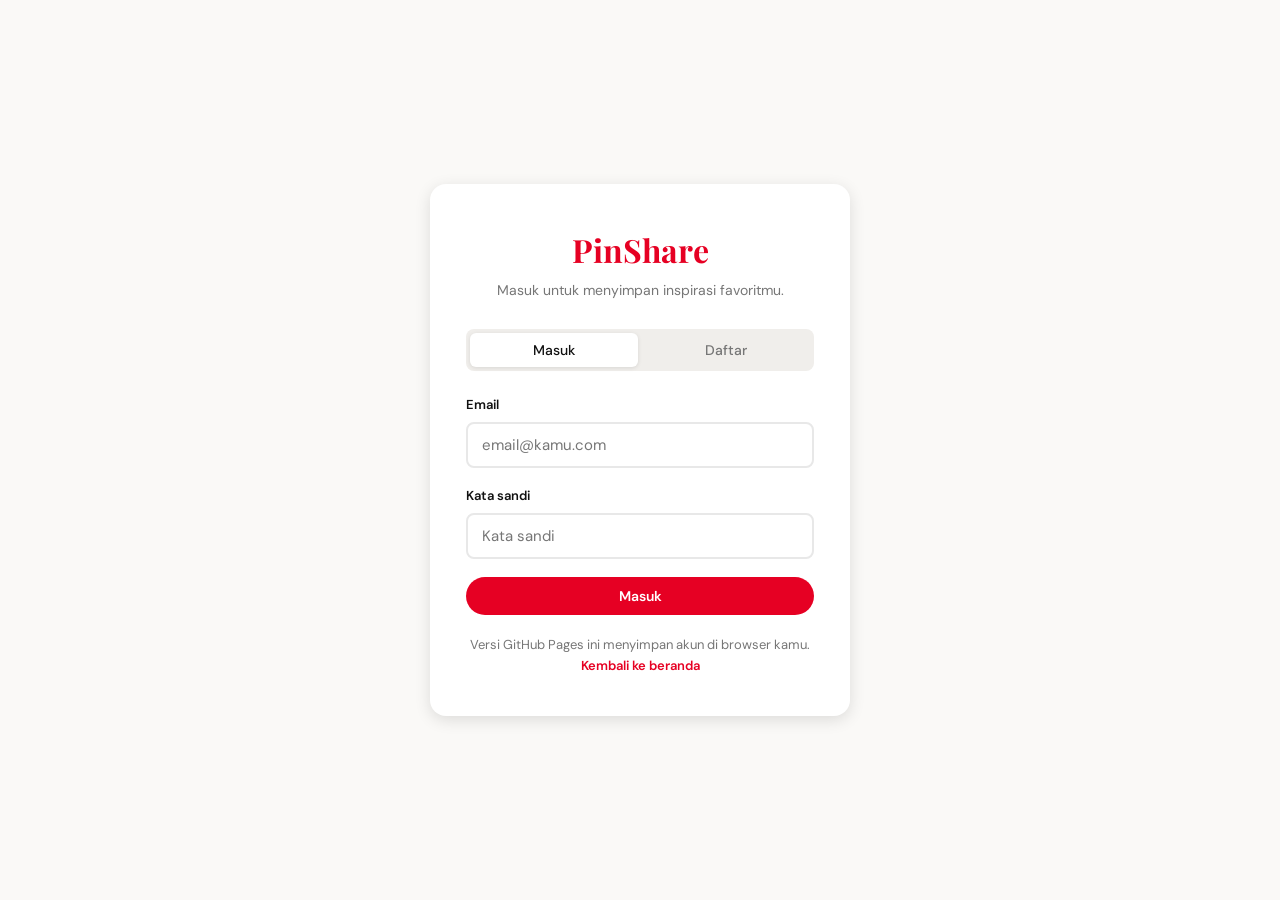
<file: login.html>
<!DOCTYPE html>
<html lang="id">
<head>
  <meta charset="UTF-8">
  <meta name="viewport" content="width=device-width, initial-scale=1.0">
  <title>Masuk - PinShare</title>
  <link rel="stylesheet" href="css/style.css">
  <link rel="stylesheet" href="css/feed.css">
  <link href="https://fonts.googleapis.com/css2?family=Playfair+Display:wght@600;700&family=DM+Sans:wght@400;500;600&display=swap" rel="stylesheet">
</head>
<body>
  <main class="auth-page">
    <section class="auth-card">
      <div class="auth-logo">
        <h1>PinShare</h1>
        <p id="authSubtitle">Masuk untuk menyimpan inspirasi favoritmu.</p>
      </div>

      <div class="auth-tabs">
        <button class="auth-tab active" id="loginTab" type="button">Masuk</button>
        <button class="auth-tab" id="registerTab" type="button">Daftar</button>
      </div>

      <form id="loginForm">
        <div class="form-group">
          <label for="loginEmail">Email</label>
          <input class="form-control" id="loginEmail" type="email" placeholder="email@kamu.com" required>
        </div>
        <div class="form-group">
          <label for="loginPassword">Kata sandi</label>
          <input class="form-control" id="loginPassword" type="password" placeholder="Kata sandi" required>
        </div>
        <button class="btn-primary" type="submit" style="width:100%;justify-content:center;">Masuk</button>
      </form>

      <form id="registerForm" class="hidden">
        <div class="form-group">
          <label for="registerName">Nama</label>
          <input class="form-control" id="registerName" type="text" placeholder="Nama kamu" required>
        </div>
        <div class="form-group">
          <label for="registerEmail">Email</label>
          <input class="form-control" id="registerEmail" type="email" placeholder="email@kamu.com" required>
        </div>
        <div class="form-group">
          <label for="registerPassword">Kata sandi</label>
          <input class="form-control" id="registerPassword" type="password" placeholder="Minimal 6 karakter" minlength="6" required>
        </div>
        <button class="btn-primary" type="submit" style="width:100%;justify-content:center;">Daftar</button>
      </form>

      <p class="auth-footer">Versi GitHub Pages ini menyimpan akun di browser kamu. <a href="index.html">Kembali ke beranda</a></p>
    </section>
  </main>

  <div class="toast hidden" id="toast"></div>
  <script src="js/static-auth.js"></script>
</body>
</html>
</file>
<file: css/style.css>
/* =============================================
   style.css — Stylesheet Utama PinShare
   ============================================= */

/* --- RESET & VARIABEL --- */
*, *::before, *::after {
  box-sizing: border-box;
  margin: 0;
  padding: 0;
}

:root {
  --accent:        #e60023;
  --accent-hover:  #c0001e;
  --accent-light:  #ffeaea;
  --text:          #111111;
  --text-muted:    #767676;
  --bg:            #faf9f7;
  --surface:       #ffffff;
  --border:        #e8e8e8;
  --pill-bg:       #f0eeeb;
  --radius-sm:     8px;
  --radius-md:     16px;
  --radius-lg:     24px;
  --shadow-sm:     0 1px 4px rgba(0,0,0,.10);
  --shadow-md:     0 4px 16px rgba(0,0,0,.12);
  --font-body:     'DM Sans', sans-serif;
  --font-display:  'Playfair Display', serif;
  --nav-height:    62px;
}

html { scroll-behavior: smooth; }

body {
  font-family: var(--font-body);
  background: var(--bg);
  color: var(--text);
  line-height: 1.6;
  min-height: 100vh;
}

a { text-decoration: none; color: inherit; }
img { max-width: 100%; display: block; }
button { cursor: pointer; font-family: var(--font-body); }

/* --- UTILITAS --- */
.hidden   { display: none !important; }
.mt-2     { margin-top: 1rem; }
.text-muted { color: var(--text-muted); font-size: 14px; }

/* =============================================
   NAVBAR
   ============================================= */
.navbar {
  position: sticky;
  top: 0;
  z-index: 200;
  background: var(--surface);
  border-bottom: 1px solid var(--border);
  height: var(--nav-height);
  display: flex;
  align-items: center;
  gap: 14px;
  padding: 0 20px;
}

.nav-logo {
  font-family: var(--font-display);
  font-size: 22px;
  font-weight: 700;
  color: var(--accent);
  display: flex;
  align-items: center;
  gap: 6px;
  white-space: nowrap;
  flex-shrink: 0;
}
.nav-logo-dot {
  width: 10px; height: 10px;
  border-radius: 50%;
  background: var(--accent);
}

.nav-search {
  flex: 1;
  max-width: 560px;
  display: flex;
  align-items: center;
  background: var(--pill-bg);
  border-radius: var(--radius-lg);
  padding: 10px 16px;
  gap: 10px;
}
.nav-search input {
  border: none;
  background: transparent;
  outline: none;
  font-size: 15px;
  font-family: var(--font-body);
  color: var(--text);
  width: 100%;
}
.nav-search input::placeholder { color: var(--text-muted); }
.nav-search-icon { color: var(--text-muted); font-size: 16px; }

.nav-actions {
  display: flex;
  align-items: center;
  gap: 10px;
  margin-left: auto;
  flex-shrink: 0;
}

.nav-link {
  font-size: 14px;
  font-weight: 500;
  color: var(--text-muted);
  padding: 8px 12px;
  border-radius: var(--radius-sm);
  transition: background .15s, color .15s;
}
.nav-link:hover { background: var(--pill-bg); color: var(--text); }
.nav-link.active { color: var(--text); font-weight: 600; }

.notif-btn {
  position: relative;
  background: none;
  border: none;
  font-size: 20px;
  width: 38px; height: 38px;
  display: flex; align-items: center; justify-content: center;
  border-radius: 50%;
  transition: background .15s;
}
.notif-btn:hover { background: var(--pill-bg); }
.notif-badge {
  position: absolute;
  top: 2px; right: 2px;
  background: var(--accent);
  color: white;
  font-size: 10px;
  font-weight: 700;
  min-width: 16px; height: 16px;
  border-radius: 8px;
  display: flex; align-items: center; justify-content: center;
  padding: 0 3px;
}

.avatar-btn {
  width: 38px; height: 38px;
  border-radius: 50%;
  overflow: hidden;
  border: none;
  cursor: pointer;
  display: flex; align-items: center; justify-content: center;
  font-size: 14px;
  font-weight: 600;
  color: white;
}
.avatar-btn img { width: 100%; height: 100%; object-fit: cover; }

/* Dropdown user menu */
.user-menu-wrap {
  position: relative;
}
.user-dropdown {
  position: absolute;
  top: calc(100% + 10px);
  right: 0;
  background: var(--surface);
  border: 1px solid var(--border);
  border-radius: var(--radius-md);
  box-shadow: var(--shadow-md);
  min-width: 180px;
  overflow: hidden;
  display: none;
  z-index: 300;
}
.user-dropdown.open { display: block; }
.dropdown-item {
  display: flex;
  align-items: center;
  gap: 10px;
  padding: 12px 16px;
  font-size: 14px;
  color: var(--text);
  transition: background .15s;
  border: none;
  background: none;
  width: 100%;
  text-align: left;
}
.dropdown-item:hover { background: var(--pill-bg); }
.dropdown-item.danger { color: var(--accent); }
.dropdown-divider { height: 1px; background: var(--border); }

/* =============================================
   TOMBOL UMUM
   ============================================= */
.btn-primary {
  background: var(--accent);
  color: white;
  border: none;
  border-radius: var(--radius-lg);
  padding: 10px 22px;
  font-size: 14px;
  font-weight: 600;
  transition: background .15s, transform .1s;
  display: inline-flex;
  align-items: center;
  gap: 6px;
}
.btn-primary:hover  { background: var(--accent-hover); }
.btn-primary:active { transform: scale(.97); }

.btn-outline {
  background: transparent;
  color: var(--text);
  border: 2px solid var(--border);
  border-radius: var(--radius-lg);
  padding: 9px 20px;
  font-size: 14px;
  font-weight: 600;
  transition: border-color .15s, background .15s;
  display: inline-flex;
  align-items: center;
  gap: 6px;
}
.btn-outline:hover { border-color: var(--text); background: var(--pill-bg); }
.btn-outline.active {
  border-color: var(--accent);
  background: var(--accent-light);
  color: var(--accent);
}

/* =============================================
   KATEGORI PILLS
   ============================================= */
.categories-bar {
  display: flex;
  gap: 8px;
  padding: 12px 20px;
  overflow-x: auto;
  scrollbar-width: none;
  background: var(--surface);
  border-bottom: 1px solid var(--border);
  position: sticky;
  top: var(--nav-height);
  z-index: 100;
}
.categories-bar::-webkit-scrollbar { display: none; }

.pill {
  background: var(--pill-bg);
  border: none;
  border-radius: 20px;
  padding: 8px 16px;
  font-size: 13px;
  font-weight: 500;
  white-space: nowrap;
  color: var(--text);
  transition: background .15s, color .15s;
  flex-shrink: 0;
}
.pill:hover  { background: #ddd; }
.pill.active { background: var(--text); color: white; }

/* =============================================
   MASONRY GRID
   ============================================= */
.main-content {
  padding: 20px;
  max-width: 1800px;
  margin: 0 auto;
}

.masonry-grid {
  columns: 6 200px;
  column-gap: 14px;
}

.pin-card {
  break-inside: avoid;
  margin-bottom: 14px;
  border-radius: var(--radius-md);
  overflow: hidden;
  background: var(--surface);
  cursor: pointer;
  transition: transform .2s, box-shadow .2s;
  position: relative;
}
.pin-card:hover {
  transform: translateY(-4px);
  box-shadow: var(--shadow-md);
}

.pin-image-wrap {
  position: relative;
  overflow: hidden;
}
.pin-image-wrap img {
  width: 100%;
  height: auto;
  display: block;
  object-fit: cover;
  transition: transform .3s;
}
.pin-card:hover .pin-image-wrap img { transform: scale(1.03); }

.pin-placeholder {
  min-height: 240px;
  display: flex;
  align-items: center;
  justify-content: center;
  color: var(--text);
  font-size: 14px;
  font-weight: 700;
  text-transform: uppercase;
}

.pin-placeholder span {
  background: rgba(255,255,255,.72);
  border-radius: 999px;
  padding: 8px 14px;
}

.pin-overlay {
  position: absolute;
  inset: 0;
  background: rgba(0,0,0,.2);
  opacity: 0;
  transition: opacity .2s;
  display: flex;
  flex-direction: column;
  justify-content: space-between;
  padding: 12px;
}
.pin-card:hover .pin-overlay { opacity: 1; }

.btn-save {
  background: var(--accent);
  color: white;
  border: none;
  border-radius: 24px;
  padding: 8px 18px;
  font-size: 13px;
  font-weight: 700;
  align-self: flex-end;
  transition: background .15s;
}
.btn-save:hover { background: var(--accent-hover); }
.btn-save.active {
  background: var(--text);
}

.overlay-actions {
  display: flex;
  gap: 8px;
  align-self: flex-end;
}
.icon-btn {
  background: white;
  border: none;
  border-radius: 20px;
  padding: 6px 10px;
  font-size: 13px;
  display: flex;
  align-items: center;
  gap: 4px;
  transition: transform .1s;
}
.icon-btn:hover { transform: scale(1.1); }
.icon-btn.active { background: var(--accent-light); }

.pin-info {
  padding: 10px 12px 14px;
}
.pin-title {
  font-size: 13px;
  font-weight: 600;
  color: var(--text);
  display: -webkit-box;
  -webkit-line-clamp: 2;
  -webkit-box-orient: vertical;
  overflow: hidden;
  line-height: 1.4;
  margin-bottom: 4px;
}
.pin-tag {
  display: inline-block;
  background: var(--pill-bg);
  border-radius: 10px;
  padding: 2px 8px;
  font-size: 11px;
  color: var(--text-muted);
  margin-bottom: 6px;
}
.pin-user {
  display: flex;
  align-items: center;
  gap: 6px;
  margin-top: 6px;
}
.user-link {
  display: flex;
  align-items: center;
  gap: 6px;
}
.user-av {
  width: 24px; height: 24px;
  border-radius: 50%;
  display: flex; align-items: center; justify-content: center;
  font-size: 10px; font-weight: 600;
  color: white;
  flex-shrink: 0;
}
.user-av-img {
  width: 24px; height: 24px;
  border-radius: 50%;
  object-fit: cover;
}
.user-name {
  font-size: 12px;
  color: var(--text-muted);
}

/* =============================================
   EMPTY STATE
   ============================================= */
.empty-state {
  grid-column: 1/-1;
  text-align: center;
  padding: 80px 20px;
  color: var(--text-muted);
}
.empty-icon { font-size: 64px; margin-bottom: 16px; }
.empty-state h3 { font-size: 22px; margin-bottom: 8px; color: var(--text); }
.empty-state p  { font-size: 15px; margin-bottom: 20px; }

/* =============================================
   FAB (Floating Action Button)
   ============================================= */
.fab {
  position: fixed;
  bottom: 28px;
  right: 28px;
  background: var(--accent);
  color: white;
  border: none;
  border-radius: 50%;
  width: 56px; height: 56px;
  font-size: 26px;
  display: flex; align-items: center; justify-content: center;
  box-shadow: 0 4px 20px rgba(230,0,35,.4);
  z-index: 300;
  text-decoration: none;
  transition: transform .2s, background .15s;
}
.fab:hover  { transform: scale(1.1); background: var(--accent-hover); }
.fab:active { transform: scale(.95); }

/* =============================================
   MODAL
   ============================================= */
.modal {
  position: fixed;
  inset: 0;
  background: rgba(0,0,0,.5);
  z-index: 500;
  display: flex;
  align-items: center;
  justify-content: center;
  padding: 20px;
  animation: fadeIn .2s;
}
@keyframes fadeIn { from { opacity: 0; } to { opacity: 1; } }

.modal-box {
  background: var(--surface);
  border-radius: var(--radius-md);
  width: 100%;
  max-width: 480px;
  max-height: 80vh;
  overflow-y: auto;
  animation: slideUp .25s ease;
}
@keyframes slideUp { from { transform: translateY(30px); opacity: 0; } to { transform: translateY(0); opacity: 1; } }

.modal-header {
  display: flex;
  align-items: center;
  justify-content: space-between;
  padding: 20px 24px 16px;
  border-bottom: 1px solid var(--border);
}
.modal-header h3 { font-size: 18px; font-weight: 600; }
.modal-close {
  background: none;
  border: none;
  font-size: 18px;
  color: var(--text-muted);
  width: 32px; height: 32px;
  border-radius: 50%;
  display: flex; align-items: center; justify-content: center;
}
.modal-close:hover { background: var(--pill-bg); }
.modal-body { padding: 20px 24px; }

.pin-modal-box {
  max-width: 760px;
}

.pin-modal-body {
  display: grid;
  gap: 18px;
}

.pin-modal-img {
  width: 100%;
  max-height: 65vh;
  object-fit: contain;
  border-radius: var(--radius-sm);
  background: var(--pill-bg);
}

.pin-modal-visual {
  min-height: 320px;
  border-radius: var(--radius-sm);
  display: flex;
  align-items: center;
  justify-content: center;
  color: var(--text);
  font-size: 18px;
  font-weight: 700;
  text-transform: uppercase;
}

.pin-modal-visual img {
  width: 100%;
  max-height: 65vh;
  object-fit: contain;
  border-radius: var(--radius-sm);
}

/* =============================================
   FORM UMUM
   ============================================= */
.form-group { margin-bottom: 18px; }
.form-group label {
  display: block;
  font-size: 13px;
  font-weight: 600;
  margin-bottom: 6px;
  color: var(--text);
}
.form-control {
  width: 100%;
  padding: 11px 14px;
  border: 2px solid var(--border);
  border-radius: var(--radius-sm);
  font-size: 15px;
  font-family: var(--font-body);
  color: var(--text);
  background: var(--surface);
  transition: border-color .15s;
  outline: none;
}
.form-control:focus { border-color: var(--accent); }
.form-control::placeholder { color: var(--text-muted); }

textarea.form-control { resize: vertical; min-height: 100px; }

select.form-control {
  appearance: none;
  background-image: url("data:image/svg+xml,%3Csvg xmlns='http://www.w3.org/2000/svg' width='12' height='12' viewBox='0 0 12 12'%3E%3Cpath d='M6 8L1 3h10z' fill='%23767676'/%3E%3C/svg%3E");
  background-repeat: no-repeat;
  background-position: right 14px center;
  padding-right: 36px;
}

.form-error {
  color: var(--accent);
  font-size: 12px;
  margin-top: 4px;
}

/* =============================================
   TOAST NOTIFICATION
   ============================================= */
.toast {
  position: fixed;
  bottom: 100px;
  left: 50%;
  transform: translateX(-50%) translateY(20px);
  background: #333;
  color: white;
  padding: 12px 24px;
  border-radius: 24px;
  font-size: 14px;
  font-weight: 500;
  z-index: 999;
  transition: opacity .3s, transform .3s;
  opacity: 0;
  pointer-events: none;
}
.toast.show {
  opacity: 1;
  transform: translateX(-50%) translateY(0);
}
.toast.success { background: #2e7d32; }
.toast.error   { background: var(--accent); }

/* =============================================
   SEARCH INFO BAR
   ============================================= */
.search-info {
  padding: 12px 20px;
  font-size: 14px;
  color: var(--text-muted);
  background: var(--surface);
  border-bottom: 1px solid var(--border);
}
.search-info strong { color: var(--text); }
.search-info a {
  color: var(--accent);
  margin-left: 12px;
  font-weight: 500;
}

/* =============================================
   BOARD LIST (di modal simpan)
   ============================================= */
.board-list { padding: 12px 0; }
.board-item {
  display: flex;
  align-items: center;
  gap: 12px;
  padding: 10px 24px;
  cursor: pointer;
  transition: background .15s;
  border: none;
  background: none;
  width: 100%;
  text-align: left;
}
.board-item:hover { background: var(--pill-bg); }
.board-thumb {
  width: 48px; height: 48px;
  border-radius: var(--radius-sm);
  object-fit: cover;
  background: var(--pill-bg);
  flex-shrink: 0;
  display: flex; align-items: center; justify-content: center;
  font-size: 20px;
}
.board-name { font-size: 15px; font-weight: 500; }

/* =============================================
   SHARE BOX
   ============================================= */
.share-url-box {
  display: flex;
  gap: 10px;
  padding: 16px 24px;
}
.share-url-box input {
  flex: 1;
  padding: 10px 14px;
  border: 2px solid var(--border);
  border-radius: var(--radius-sm);
  font-size: 14px;
  font-family: var(--font-body);
  outline: none;
  color: var(--text-muted);
}

/* =============================================
   RESPONSIVE
   ============================================= */
@media (max-width: 768px) {
  .navbar { padding: 0 12px; gap: 10px; }
  .nav-logo { font-size: 18px; }
  .nav-search { padding: 8px 12px; }
  .nav-link { display: none; }
  .masonry-grid { columns: 2 150px; }
  .main-content { padding: 12px; }
  .fab { bottom: 20px; right: 16px; width: 50px; height: 50px; font-size: 22px; }
}

@media (max-width: 480px) {
  .masonry-grid { columns: 2; }
}
</file>
<file: css/feed.css>
/* =============================================
   feed.css — Halaman Pin Detail, Upload, Profil, Auth
   ============================================= */

/* =============================================
   HALAMAN LOGIN / REGISTER
   ============================================= */
.auth-page {
  min-height: 100vh;
  display: flex;
  align-items: center;
  justify-content: center;
  background: var(--bg);
  padding: 20px;
}

.auth-card {
  background: var(--surface);
  border-radius: var(--radius-md);
  padding: 40px 36px;
  width: 100%;
  max-width: 420px;
  box-shadow: var(--shadow-md);
}

.auth-logo {
  text-align: center;
  margin-bottom: 28px;
}
.auth-logo h1 {
  font-family: var(--font-display);
  font-size: 32px;
  color: var(--accent);
}
.auth-logo p {
  font-size: 14px;
  color: var(--text-muted);
  margin-top: 4px;
}

.auth-tabs {
  display: flex;
  gap: 4px;
  background: var(--pill-bg);
  border-radius: var(--radius-sm);
  padding: 4px;
  margin-bottom: 24px;
}
.auth-tab {
  flex: 1;
  text-align: center;
  padding: 8px;
  border-radius: 6px;
  font-size: 14px;
  font-weight: 500;
  cursor: pointer;
  color: var(--text-muted);
  border: none;
  background: none;
  transition: background .15s, color .15s;
}
.auth-tab.active {
  background: var(--surface);
  color: var(--text);
  box-shadow: var(--shadow-sm);
}

.divider {
  display: flex;
  align-items: center;
  gap: 12px;
  color: var(--text-muted);
  font-size: 13px;
  margin: 20px 0;
}
.divider::before, .divider::after {
  content: '';
  flex: 1;
  height: 1px;
  background: var(--border);
}

.auth-footer {
  text-align: center;
  margin-top: 20px;
  font-size: 13px;
  color: var(--text-muted);
}
.auth-footer a { color: var(--accent); font-weight: 600; }

.alert {
  padding: 12px 16px;
  border-radius: var(--radius-sm);
  font-size: 14px;
  margin-bottom: 16px;
}
.alert-error   { background: #fdecea; color: #c62828; border: 1px solid #f5c6c4; }
.alert-success { background: #e8f5e9; color: #2e7d32; border: 1px solid #c3e6cb; }

/* =============================================
   HALAMAN UPLOAD PIN
   ============================================= */
.upload-page {
  max-width: 900px;
  margin: 40px auto;
  padding: 0 20px;
}

.upload-page h2 {
  font-family: var(--font-display);
  font-size: 28px;
  margin-bottom: 28px;
}

.upload-layout {
  display: grid;
  grid-template-columns: 340px 1fr;
  gap: 28px;
  align-items: start;
}

.upload-preview-area {
  border: 3px dashed var(--border);
  border-radius: var(--radius-md);
  min-height: 380px;
  display: flex;
  flex-direction: column;
  align-items: center;
  justify-content: center;
  cursor: pointer;
  transition: border-color .2s, background .2s;
  overflow: hidden;
  position: relative;
  background: var(--pill-bg);
}
.upload-preview-area:hover {
  border-color: var(--accent);
  background: var(--accent-light);
}
.upload-preview-area.drag-over {
  border-color: var(--accent);
  background: var(--accent-light);
  transform: scale(1.01);
}

.upload-placeholder {
  text-align: center;
  padding: 24px;
  color: var(--text-muted);
}
.upload-placeholder .upload-icon { font-size: 48px; margin-bottom: 12px; }
.upload-placeholder h4 { font-size: 16px; color: var(--text); margin-bottom: 6px; }
.upload-placeholder p  { font-size: 13px; }

#previewImg {
  width: 100%;
  height: 100%;
  object-fit: cover;
  position: absolute;
  inset: 0;
}

#fileInput { display: none; }

.upload-form-card {
  background: var(--surface);
  border-radius: var(--radius-md);
  padding: 24px;
  border: 1px solid var(--border);
}

@media (max-width: 700px) {
  .upload-layout { grid-template-columns: 1fr; }
  .upload-preview-area { min-height: 260px; }
}

/* =============================================
   HALAMAN DETAIL PIN
   ============================================= */
.pin-detail-page {
  max-width: 960px;
  margin: 40px auto;
  padding: 0 20px;
}

.pin-detail-wrap {
  display: grid;
  grid-template-columns: 1fr 1fr;
  gap: 40px;
  background: var(--surface);
  border-radius: var(--radius-md);
  overflow: hidden;
  box-shadow: var(--shadow-sm);
}

.pin-detail-image {
  position: relative;
}
.pin-detail-image img {
  width: 100%;
  height: 100%;
  object-fit: cover;
  max-height: 700px;
  min-height: 300px;
}

.pin-detail-right {
  padding: 32px 32px 32px 0;
  display: flex;
  flex-direction: column;
  gap: 20px;
  overflow-y: auto;
  max-height: 700px;
}

.pin-detail-actions {
  display: flex;
  gap: 10px;
  align-items: center;
  flex-wrap: wrap;
}

.like-btn-large {
  display: flex;
  align-items: center;
  gap: 8px;
  padding: 10px 18px;
  border-radius: 24px;
  border: 2px solid var(--border);
  background: none;
  font-size: 15px;
  font-weight: 600;
  transition: border-color .15s, background .15s;
}
.like-btn-large:hover   { border-color: var(--accent); background: var(--accent-light); }
.like-btn-large.liked   { border-color: var(--accent); background: var(--accent-light); color: var(--accent); }

.pin-detail-title {
  font-family: var(--font-display);
  font-size: 26px;
  font-weight: 700;
  line-height: 1.3;
}
.pin-detail-desc {
  font-size: 15px;
  color: var(--text-muted);
  line-height: 1.7;
}
.pin-detail-source a {
  color: var(--accent);
  font-size: 14px;
  font-weight: 500;
  display: flex;
  align-items: center;
  gap: 6px;
}

.pin-author {
  display: flex;
  align-items: center;
  gap: 12px;
  padding: 16px 0;
  border-top: 1px solid var(--border);
  border-bottom: 1px solid var(--border);
}
.pin-author-av {
  width: 44px; height: 44px;
  border-radius: 50%;
  object-fit: cover;
}
.pin-author-av-default {
  width: 44px; height: 44px;
  border-radius: 50%;
  display: flex; align-items: center; justify-content: center;
  font-weight: 700;
  font-size: 16px;
  color: white;
}
.pin-author-info { flex: 1; }
.pin-author-name {
  font-weight: 600;
  font-size: 15px;
}
.pin-author-bio {
  font-size: 13px;
  color: var(--text-muted);
}

/* Komentar */
.comments-section h4 {
  font-size: 17px;
  font-weight: 600;
  margin-bottom: 16px;
}

.comment-form {
  display: flex;
  gap: 10px;
  margin-bottom: 20px;
}
.comment-input {
  flex: 1;
  border: 2px solid var(--border);
  border-radius: 24px;
  padding: 10px 16px;
  font-family: var(--font-body);
  font-size: 14px;
  outline: none;
  resize: none;
  transition: border-color .15s;
}
.comment-input:focus { border-color: var(--accent); }

.comment-send {
  background: var(--accent);
  color: white;
  border: none;
  border-radius: 50%;
  width: 42px; height: 42px;
  font-size: 18px;
  display: flex; align-items: center; justify-content: center;
  flex-shrink: 0;
  transition: background .15s;
}
.comment-send:hover { background: var(--accent-hover); }

.comment-list { display: flex; flex-direction: column; gap: 14px; }

.comment-item {
  display: flex;
  gap: 10px;
}
.comment-av {
  width: 34px; height: 34px;
  border-radius: 50%;
  object-fit: cover;
  flex-shrink: 0;
}
.comment-av-default {
  width: 34px; height: 34px;
  border-radius: 50%;
  flex-shrink: 0;
  display: flex; align-items: center; justify-content: center;
  font-size: 12px; font-weight: 600; color: white;
}
.comment-bubble {
  flex: 1;
}
.comment-username {
  font-weight: 600;
  font-size: 13px;
  margin-bottom: 2px;
}
.comment-text {
  font-size: 14px;
  line-height: 1.5;
}
.comment-meta {
  font-size: 12px;
  color: var(--text-muted);
  margin-top: 4px;
  display: flex;
  align-items: center;
  gap: 12px;
}
.comment-reply-btn {
  background: none;
  border: none;
  color: var(--text-muted);
  font-size: 12px;
  font-weight: 600;
  padding: 0;
  cursor: pointer;
}
.comment-reply-btn:hover { color: var(--text); }

/* Replies indented */
.comment-replies {
  margin-left: 44px;
  margin-top: 10px;
  display: flex;
  flex-direction: column;
  gap: 10px;
}

@media (max-width: 700px) {
  .pin-detail-wrap { grid-template-columns: 1fr; }
  .pin-detail-right { padding: 20px; max-height: none; }
}

/* =============================================
   HALAMAN PROFIL USER
   ============================================= */
.profile-header {
  background: var(--surface);
  border-bottom: 1px solid var(--border);
  padding: 40px 20px;
  text-align: center;
}
.profile-avatar {
  width: 96px; height: 96px;
  border-radius: 50%;
  object-fit: cover;
  margin: 0 auto 16px;
}
.profile-avatar-default {
  width: 96px; height: 96px;
  border-radius: 50%;
  display: flex; align-items: center; justify-content: center;
  font-size: 32px; font-weight: 700; color: white;
  margin: 0 auto 16px;
}
.profile-name {
  font-family: var(--font-display);
  font-size: 28px;
  font-weight: 700;
}
.profile-username {
  color: var(--text-muted);
  font-size: 15px;
  margin: 4px 0 12px;
}
.profile-bio {
  font-size: 15px;
  color: var(--text-muted);
  max-width: 400px;
  margin: 0 auto 16px;
}
.profile-stats {
  display: flex;
  justify-content: center;
  gap: 32px;
  margin: 16px 0;
}
.stat-item { text-align: center; }
.stat-number {
  font-size: 22px;
  font-weight: 700;
  display: block;
}
.stat-label {
  font-size: 13px;
  color: var(--text-muted);
}
.profile-actions {
  display: flex;
  justify-content: center;
  gap: 10px;
  margin-top: 16px;
}

/* Profile tabs */
.profile-tabs {
  display: flex;
  justify-content: center;
  gap: 0;
  border-bottom: 1px solid var(--border);
  background: var(--surface);
  margin-bottom: 24px;
}
.profile-tab {
  padding: 14px 28px;
  font-size: 14px;
  font-weight: 600;
  color: var(--text-muted);
  border: none;
  background: none;
  border-bottom: 3px solid transparent;
  cursor: pointer;
  transition: color .15s, border-color .15s;
}
.profile-tab.active, .profile-tab:hover {
  color: var(--text);
  border-bottom-color: var(--text);
}

/* =============================================
   BOARD CARDS
   ============================================= */
.boards-grid {
  display: grid;
  grid-template-columns: repeat(auto-fill, minmax(220px, 1fr));
  gap: 16px;
  padding: 0 20px 40px;
  max-width: 1200px;
  margin: 0 auto;
}
.board-card {
  background: var(--surface);
  border-radius: var(--radius-md);
  overflow: hidden;
  cursor: pointer;
  transition: transform .2s, box-shadow .2s;
  border: 1px solid var(--border);
}
.board-card:hover { transform: translateY(-4px); box-shadow: var(--shadow-md); }

.board-cover {
  display: grid;
  grid-template-columns: 1fr 1fr;
  grid-template-rows: 1fr 1fr;
  aspect-ratio: 4/3;
  gap: 3px;
  overflow: hidden;
}
.board-cover-img {
  background: var(--pill-bg);
  overflow: hidden;
  display: flex; align-items: center; justify-content: center;
  font-size: 28px;
}
.board-cover-img:first-child { grid-row: span 2; }
.board-cover-img img { width: 100%; height: 100%; object-fit: cover; }

.board-card-info {
  padding: 12px 14px;
}
.board-card-name { font-weight: 600; font-size: 14px; }
.board-card-count { font-size: 12px; color: var(--text-muted); margin-top: 2px; }

/* =============================================
   NOTIFIKASI
   ============================================= */
.notif-page {
  max-width: 600px;
  margin: 32px auto;
  padding: 0 20px;
}
.notif-page h2 {
  font-size: 24px;
  font-weight: 700;
  margin-bottom: 20px;
}

.notif-list { display: flex; flex-direction: column; gap: 4px; }

.notif-item {
  display: flex;
  align-items: center;
  gap: 12px;
  padding: 14px 16px;
  border-radius: var(--radius-sm);
  transition: background .15s;
  cursor: pointer;
}
.notif-item:hover { background: var(--pill-bg); }
.notif-item.unread { background: #fff5f5; }
.notif-item.unread:hover { background: #ffe8e8; }

.notif-av {
  width: 42px; height: 42px;
  border-radius: 50%;
  object-fit: cover;
  flex-shrink: 0;
}
.notif-av-default {
  width: 42px; height: 42px;
  border-radius: 50%;
  display: flex; align-items: center; justify-content: center;
  font-size: 14px; font-weight: 700; color: white;
  flex-shrink: 0;
}
.notif-text { flex: 1; font-size: 14px; line-height: 1.5; }
.notif-text strong { font-weight: 600; }
.notif-time { font-size: 12px; color: var(--text-muted); white-space: nowrap; }

.notif-pin-thumb {
  width: 48px; height: 48px;
  border-radius: var(--radius-sm);
  object-fit: cover;
  flex-shrink: 0;
}

/* =============================================
   SETTINGS / EDIT PROFIL
   ============================================= */
.settings-page {
  max-width: 640px;
  margin: 40px auto;
  padding: 0 20px;
}
.settings-page h2 {
  font-size: 26px;
  font-weight: 700;
  margin-bottom: 28px;
}
.settings-section {
  background: var(--surface);
  border-radius: var(--radius-md);
  padding: 28px;
  margin-bottom: 20px;
  border: 1px solid var(--border);
}
.settings-section h3 {
  font-size: 17px;
  font-weight: 600;
  margin-bottom: 20px;
  padding-bottom: 12px;
  border-bottom: 1px solid var(--border);
}

.avatar-upload-wrap {
  display: flex;
  align-items: center;
  gap: 20px;
  margin-bottom: 24px;
}
.avatar-upload-preview {
  width: 80px; height: 80px;
  border-radius: 50%;
  object-fit: cover;
}
.avatar-upload-preview-default {
  width: 80px; height: 80px;
  border-radius: 50%;
  display: flex; align-items: center; justify-content: center;
  font-size: 26px; font-weight: 700; color: white;
}
</file>
